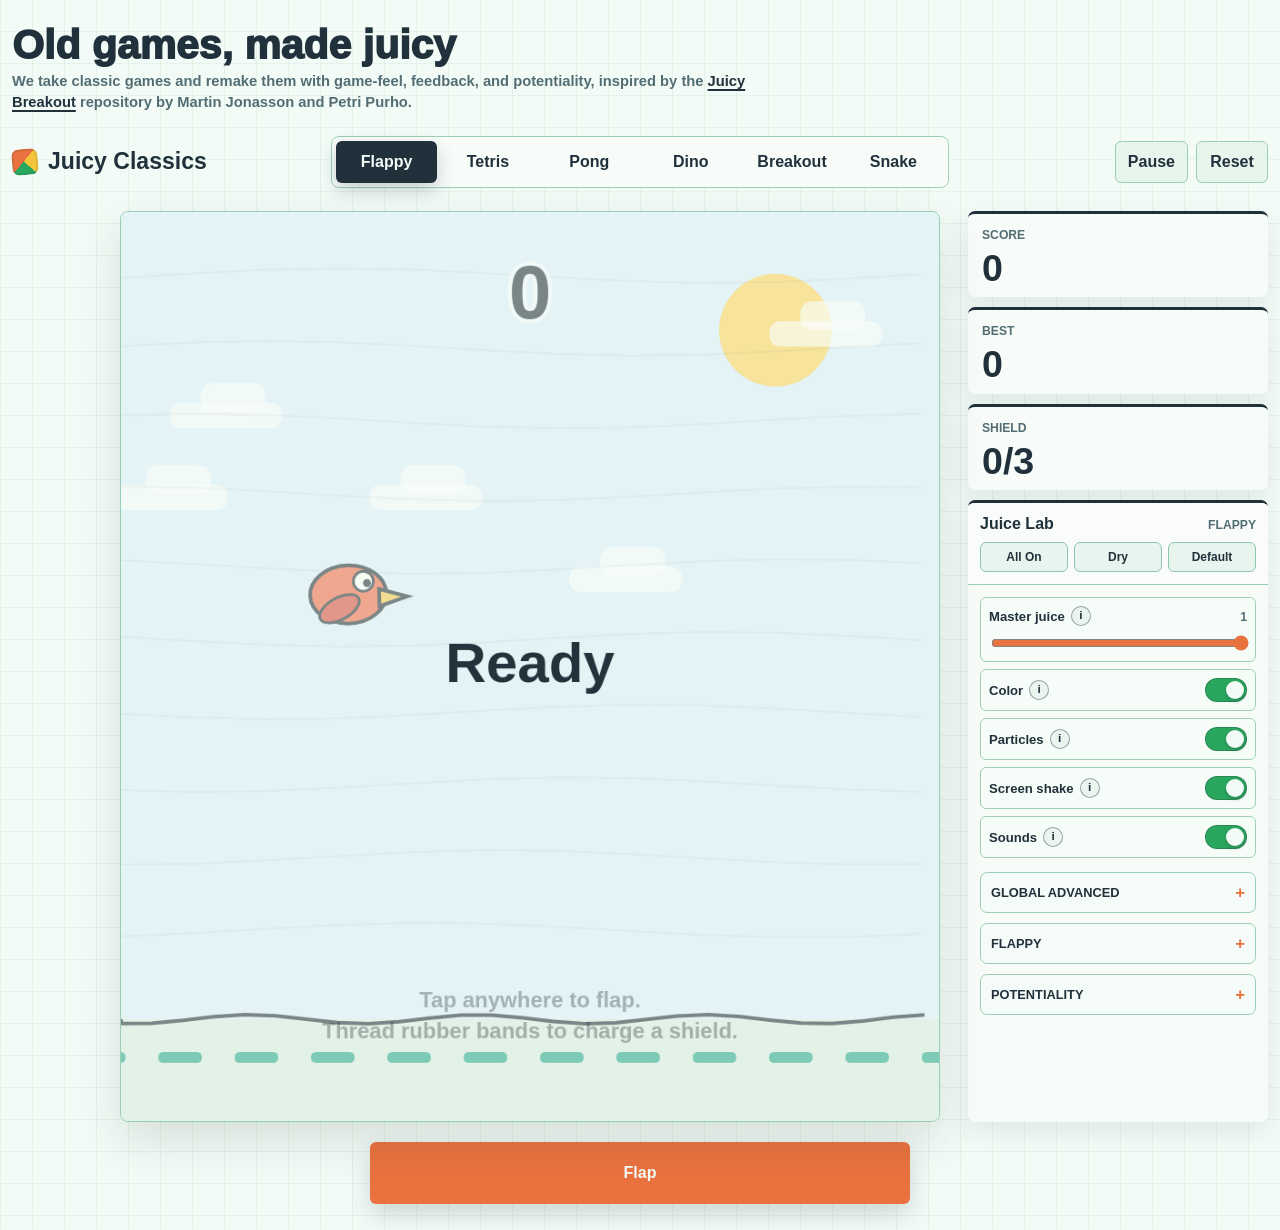
<file: classic-games/index.html>
<!doctype html>
<html lang="en">
  <head>
    <meta charset="utf-8">
    <meta name="viewport" content="width=device-width, initial-scale=1">
    <title>Juicy Classics</title>
    <link rel="stylesheet" href="./styles.css">
  </head>
  <body data-active-game="flappy">
    <main class="game-shell">
      <section class="intro" aria-labelledby="pageTitle">
        <h1 id="pageTitle">Old games, made juicy</h1>
        <p>
          We take classic games and remake them with game-feel, feedback, and potentiality, inspired by the
          <a href="https://github.com/grapefrukt/juicy-breakout">Juicy Breakout</a> repository by Martin Jonasson and Petri Purho.
        </p>
      </section>

      <header class="topbar">
        <div class="brand" aria-label="Juicy Classics">
          <span class="brand-mark" aria-hidden="true"></span>
          <span class="brand-name">Juicy Classics</span>
        </div>

        <nav class="tabs" aria-label="Game selection">
          <button class="tab is-active" type="button" data-game="flappy">Flappy</button>
          <button class="tab" type="button" data-game="tetris">Tetris</button>
          <button class="tab" type="button" data-game="pong">Pong</button>
          <button class="tab" type="button" data-game="dino">Dino</button>
          <button class="tab" type="button" data-game="breakout">Breakout</button>
          <button class="tab" type="button" data-game="snake">Snake</button>
        </nav>

        <div class="top-actions">
          <button class="quiet-button" id="pauseButton" type="button">Pause</button>
          <button class="quiet-button" id="resetButton" type="button">Reset</button>
        </div>
      </header>

      <section class="play-area" aria-label="Game">
        <div class="stage-wrap">
          <canvas id="gameCanvas" width="900" height="1000" aria-label="Juicy game canvas"></canvas>
        </div>

        <aside class="score-rail" aria-label="Game stats">
          <div class="metric">
            <span class="metric-label">Score</span>
            <strong class="metric-value" id="scoreMetric">0</strong>
          </div>
          <div class="metric">
            <span class="metric-label" id="middleMetricLabel">Lines</span>
            <strong class="metric-value" id="middleMetric">0</strong>
          </div>
          <div class="metric">
            <span class="metric-label" id="lowerMetricLabel">Level</span>
            <strong class="metric-value" id="lowerMetric">1</strong>
          </div>

          <section class="juice-lab" id="juiceLab" aria-label="Juice Lab"></section>
        </aside>
      </section>

      <section class="controls" aria-label="Controls">
        <div class="control-grid is-hidden" id="tetrisControls">
          <button type="button" data-input="left" aria-label="Left">&lt;</button>
          <button type="button" data-input="rotate" aria-label="Rotate">R</button>
          <button type="button" data-input="right" aria-label="Right">&gt;</button>
          <button type="button" data-input="down" aria-label="Down">v</button>
          <button type="button" data-input="drop" aria-label="Drop">Drop</button>
        </div>

        <div class="control-grid" id="flappyControls">
          <button class="flap-button" type="button" data-input="flap" aria-label="Flap">Flap</button>
        </div>

        <div class="control-grid is-hidden is-pong" id="pongControls">
          <button type="button" data-input="up" aria-label="Up">Up</button>
          <button type="button" data-input="charge" aria-label="Serve or load">Serve / Load</button>
          <button type="button" data-input="down" aria-label="Down">Down</button>
        </div>

        <div class="control-grid is-hidden is-dino" id="dinoControls">
          <button type="button" data-input="dino-jump" aria-label="Jump or load">Jump / Load</button>
          <button type="button" data-input="dino-duck" aria-label="Duck or stomp">Duck / Stomp</button>
        </div>

        <div class="control-grid is-hidden is-breakout" id="breakoutControls">
          <button type="button" data-input="breakout-left" aria-label="Left">&lt;</button>
          <button type="button" data-input="breakout-charge" aria-label="Launch or load">Launch / Load</button>
          <button type="button" data-input="breakout-right" aria-label="Right">&gt;</button>
        </div>

        <div class="control-grid is-hidden is-snake" id="snakeControls">
          <button type="button" data-input="snake-left" aria-label="Left">&lt;</button>
          <button type="button" data-input="snake-up" aria-label="Up">Up</button>
          <button type="button" data-input="snake-right" aria-label="Right">&gt;</button>
          <button type="button" data-input="snake-down" aria-label="Down">Down</button>
        </div>
      </section>
    </main>

    <script src="./js/game.js" defer></script>
  </body>
</html>
</file>
<file: classic-games/styles.css>
:root {
  color-scheme: light;
  --theme-h: 145;
  --accent-h: 18;
  --alt-h: 204;
}

body {
  --paper: hsl(var(--theme-h) 54% 97%);
  --paper-strong: hsl(var(--theme-h) 48% 92%);
  --ink: hsl(calc(var(--theme-h) + 58) 30% 18%);
  --muted: hsl(calc(var(--theme-h) + 48) 17% 39%);
  --line: hsl(var(--theme-h) 34% 76%);
  --teal: hsl(var(--theme-h) 60% 41%);
  --coral: hsl(var(--accent-h) 79% 58%);
  --sun: hsl(45 89% 59%);
  --blue: hsl(var(--alt-h) 70% 54%);
  --plum: hsl(calc(var(--theme-h) + 170) 46% 45%);
  --shadow: 0 18px 46px hsl(var(--theme-h) 28% 18% / 0.14);
}

body[data-active-game="flappy"] {
  --theme-h: 145;
  --accent-h: 18;
  --alt-h: 204;
}

body[data-active-game="tetris"] {
  --theme-h: 222;
  --accent-h: 286;
  --alt-h: 38;
}

body[data-active-game="pong"] {
  --theme-h: 14;
  --accent-h: 174;
  --alt-h: 334;
}

body[data-active-game="dino"] {
  --theme-h: 43;
  --accent-h: 204;
  --alt-h: 16;
}

body[data-active-game="breakout"] {
  --theme-h: 275;
  --accent-h: 24;
  --alt-h: 166;
}

body[data-active-game="snake"] {
  --theme-h: 102;
  --accent-h: 8;
  --alt-h: 208;
}

* {
  box-sizing: border-box;
}

html,
body {
  min-height: 100%;
  margin: 0;
}

body {
  background:
    linear-gradient(90deg, color-mix(in hsl, var(--line), transparent 76%) 1px, transparent 1px),
    linear-gradient(0deg, color-mix(in hsl, var(--line), transparent 78%) 1px, transparent 1px),
    var(--paper);
  background-size: 32px 32px;
  color: var(--ink);
  font-family: "Avenir Next", "Trebuchet MS", Verdana, sans-serif;
  letter-spacing: 0;
}

.game-shell,
.topbar,
.tabs,
.play-area,
.stage-wrap,
.score-rail,
.controls,
.floating-tooltip {
  -webkit-user-select: none;
  user-select: none;
}

.intro,
.juice-lab {
  -webkit-user-select: text;
  user-select: text;
}

button,
input {
  font: inherit;
}

button {
  -webkit-tap-highlight-color: transparent;
}

.game-shell {
  width: min(1360px, calc(100vw - 24px));
  min-height: 100svh;
  margin: 0 auto;
  padding: clamp(12px, 2.2vw, 26px) 0;
  display: grid;
  grid-template-rows: auto auto minmax(0, 1fr) auto;
  gap: clamp(12px, 2vw, 20px);
}

.intro {
  display: grid;
  gap: 6px;
  max-width: 880px;
}

.intro h1 {
  margin: 0;
  font-size: clamp(1.55rem, 3.2vw, 3rem);
  line-height: 0.95;
  font-weight: 920;
}

.intro p {
  max-width: 760px;
  margin: 0;
  color: var(--muted);
  font-size: clamp(0.92rem, 1.1vw, 1.04rem);
  line-height: 1.42;
  font-weight: 620;
}

.intro a {
  color: var(--ink);
  font-weight: 820;
  text-decoration-thickness: 2px;
  text-underline-offset: 3px;
}

.topbar {
  min-height: 58px;
  display: grid;
  grid-template-columns: minmax(150px, 1fr) auto minmax(150px, 1fr);
  align-items: center;
  gap: 14px;
}

.brand {
  display: inline-flex;
  align-items: center;
  gap: 10px;
  min-width: 0;
}

.brand-mark {
  width: 26px;
  height: 26px;
  border-radius: 7px;
  background:
    linear-gradient(135deg, var(--coral) 0 46%, transparent 47%),
    linear-gradient(45deg, var(--teal) 0 48%, var(--sun) 49%);
  box-shadow: inset 0 0 0 2px color-mix(in hsl, var(--ink), transparent 88%);
  transform: rotate(-5deg);
  flex: 0 0 auto;
}

.brand-name {
  font-size: clamp(1.05rem, 1.8vw, 1.55rem);
  font-weight: 820;
  line-height: 1;
  white-space: nowrap;
}

.tabs {
  display: inline-grid;
  grid-template-columns: repeat(6, minmax(68px, 1fr));
  padding: 4px;
  border: 1px solid color-mix(in hsl, var(--line), var(--ink) 8%);
  border-radius: 8px;
  background: color-mix(in hsl, var(--paper), white 32%);
  box-shadow: inset 0 0 0 1px color-mix(in hsl, white, transparent 36%);
}

.tab,
.quiet-button,
.control-grid button {
  min-height: 42px;
  border: 0;
  border-radius: 6px;
  color: var(--ink);
  background: transparent;
  cursor: pointer;
  transition: transform 120ms ease, background 120ms ease, color 120ms ease;
}

.tab {
  padding: 0 16px;
  font-weight: 780;
}

.tab.is-active {
  background: var(--ink);
  color: var(--paper);
  box-shadow: 0 7px 18px color-mix(in hsl, var(--ink), transparent 78%);
}

.top-actions {
  justify-self: end;
  display: flex;
  gap: 8px;
}

.quiet-button {
  min-width: 72px;
  padding: 0 12px;
  background: color-mix(in hsl, var(--paper-strong), white 16%);
  border: 1px solid color-mix(in hsl, var(--line), var(--ink) 10%);
  font-weight: 750;
}

.tab:active,
.quiet-button:active,
.control-grid button:active {
  transform: translateY(1px) scale(0.98);
}

.play-area {
  min-height: 0;
  display: grid;
  grid-template-columns: minmax(280px, 1fr) 300px;
  align-items: center;
  gap: clamp(14px, 2.6vw, 28px);
}

.stage-wrap {
  position: relative;
  width: min(100%, 820px);
  aspect-ratio: 9 / 10;
  justify-self: end;
  border: 1px solid color-mix(in hsl, var(--line), var(--ink) 10%);
  border-radius: 8px;
  background: hsl(var(--theme-h) 42% 95%);
  box-shadow: var(--shadow);
  overflow: hidden;
}

#gameCanvas {
  width: 100%;
  height: 100%;
  display: block;
  touch-action: none;
  -webkit-user-select: none;
  user-select: none;
}

.score-rail {
  align-self: stretch;
  display: grid;
  grid-template-rows: repeat(3, minmax(82px, auto)) minmax(260px, 1fr);
  gap: 10px;
  min-height: 0;
}

.metric,
.juice-lab {
  border-top: 3px solid var(--ink);
  background: color-mix(in hsl, var(--paper), white 28%);
  border-radius: 7px;
  padding: 14px 14px 12px;
  box-shadow: 0 10px 26px color-mix(in hsl, var(--ink), transparent 91%);
}

.metric-label,
.lab-kicker,
.control-name,
.range-value {
  display: block;
  color: var(--muted);
  font-size: 0.76rem;
  font-weight: 780;
  letter-spacing: 0;
  text-transform: uppercase;
}

.metric-value {
  display: block;
  margin-top: 9px;
  font-size: clamp(1.55rem, 3vw, 2.35rem);
  line-height: 0.92;
  font-weight: 870;
  font-variant-numeric: tabular-nums;
}

.metric.is-pulsing .metric-value {
  animation: metric-pop 260ms cubic-bezier(0.18, 0.89, 0.28, 1.25);
}

.juice-lab {
  min-height: 0;
  overflow: auto;
  overscroll-behavior: contain;
  padding: 0;
}

.lab-head {
  position: sticky;
  top: 0;
  z-index: 2;
  display: grid;
  gap: 10px;
  padding: 13px 12px 12px;
  background: color-mix(in hsl, var(--paper), white 38%);
  border-bottom: 1px solid color-mix(in hsl, var(--line), var(--ink) 10%);
}

.lab-title {
  display: flex;
  align-items: baseline;
  justify-content: space-between;
  gap: 10px;
}

.lab-title strong {
  font-size: 1rem;
  line-height: 1;
  font-weight: 900;
}

.lab-presets {
  display: grid;
  grid-template-columns: repeat(3, 1fr);
  gap: 6px;
}

.lab-presets button {
  min-height: 30px;
  border: 1px solid color-mix(in hsl, var(--line), var(--ink) 16%);
  border-radius: 6px;
  background: color-mix(in hsl, var(--paper-strong), white 20%);
  color: var(--ink);
  font-size: 0.75rem;
  font-weight: 840;
  cursor: pointer;
}

.lab-presets button:active {
  transform: translateY(1px);
}

.lab-body {
  display: grid;
  gap: 10px;
  padding: 12px;
}

.lab-main {
  display: grid;
  gap: 7px;
  padding-bottom: 4px;
}

.lab-group {
  display: grid;
  gap: 7px;
}

.lab-details {
  border: 1px solid color-mix(in hsl, var(--line), var(--ink) 8%);
  border-radius: 7px;
  background: color-mix(in hsl, var(--paper), white 12%);
  overflow: hidden;
}

.lab-details[open] {
  background: color-mix(in hsl, var(--paper), white 22%);
}

.lab-details summary {
  min-height: 39px;
  display: flex;
  align-items: center;
  justify-content: space-between;
  gap: 8px;
  padding: 0 10px;
  color: var(--ink);
  cursor: pointer;
  font-size: 0.8rem;
  font-weight: 900;
  list-style: none;
  text-transform: uppercase;
}

.lab-details summary::-webkit-details-marker {
  display: none;
}

.lab-details summary::after {
  content: "+";
  color: var(--coral);
  font-size: 1.05rem;
  line-height: 1;
}

.lab-details[open] summary::after {
  content: "-";
}

.lab-details .lab-group {
  padding: 0 8px 9px;
}

.lab-group-title {
  margin: 0;
  padding: 0 0 2px;
  color: var(--ink);
  font-size: 0.82rem;
  font-weight: 900;
  text-transform: uppercase;
}

.juice-row {
  display: grid;
  gap: 7px;
  min-height: 38px;
  padding: 8px;
  border: 1px solid color-mix(in hsl, var(--line), var(--ink) 7%);
  border-radius: 6px;
  background: color-mix(in hsl, var(--paper), white 18%);
}

.toggle-row {
  grid-template-columns: 1fr auto;
  align-items: center;
}

.control-name {
  color: var(--ink);
  text-transform: none;
  font-size: 0.82rem;
}

.control-name-wrap {
  display: inline-flex;
  align-items: center;
  gap: 6px;
  min-width: 0;
}

.control-info {
  position: relative;
  z-index: 4;
  width: 20px;
  height: 20px;
  flex: 0 0 auto;
  display: inline-grid;
  place-items: center;
  border: 1px solid color-mix(in hsl, var(--ink), transparent 58%);
  border-radius: 50%;
  background: color-mix(in hsl, var(--paper-strong), white 28%);
  color: var(--ink);
  cursor: help;
  font-size: 0.74rem;
  font-weight: 900;
  line-height: 1;
}

.control-info:focus-visible {
  outline: 2px solid var(--coral);
  outline-offset: 2px;
}

.floating-tooltip {
  position: fixed;
  z-index: 100;
  left: 0;
  top: 0;
  width: min(260px, calc(100vw - 24px));
  padding: 8px 9px;
  border: 1px solid color-mix(in hsl, var(--ink), transparent 70%);
  border-radius: 6px;
  background: var(--ink);
  color: var(--paper);
  box-shadow: 0 12px 28px color-mix(in hsl, var(--ink), transparent 76%);
  font-size: 0.76rem;
  font-weight: 680;
  line-height: 1.28;
  text-transform: none;
  text-align: left;
  pointer-events: none;
  opacity: 0;
  visibility: hidden;
  transform: translateY(4px);
  transition: opacity 120ms ease, transform 120ms ease, visibility 120ms ease;
}

.floating-tooltip.is-visible {
  opacity: 1;
  visibility: visible;
  transform: translateY(0);
}

.switch {
  position: relative;
  width: 42px;
  height: 24px;
}

.switch input {
  position: absolute;
  inset: 0;
  opacity: 0;
}

.switch-track {
  position: absolute;
  inset: 0;
  border-radius: 999px;
  background: color-mix(in hsl, var(--line), var(--ink) 8%);
  border: 1px solid color-mix(in hsl, var(--ink), transparent 72%);
  transition: background 120ms ease;
}

.switch-track::after {
  content: "";
  position: absolute;
  width: 18px;
  height: 18px;
  left: 2px;
  top: 2px;
  border-radius: 50%;
  background: var(--paper);
  box-shadow: 0 2px 4px color-mix(in hsl, var(--ink), transparent 72%);
  transition: transform 140ms ease;
}

.switch input:checked + .switch-track {
  background: var(--teal);
}

.switch input:checked + .switch-track::after {
  transform: translateX(18px);
}

.range-head {
  display: flex;
  align-items: baseline;
  justify-content: space-between;
  gap: 8px;
}

.range-value {
  color: var(--muted);
  font-variant-numeric: tabular-nums;
  text-align: right;
}

.juice-row input[type="range"] {
  width: 100%;
  accent-color: var(--coral);
}

.controls {
  display: flex;
  justify-content: center;
}

.control-grid {
  width: min(100%, 540px);
  display: grid;
  grid-template-columns: repeat(5, minmax(48px, 1fr));
  gap: 8px;
}

.control-grid.is-pong {
  width: min(100%, 380px);
  grid-template-columns: repeat(3, minmax(72px, 1fr));
}

.control-grid.is-dino {
  width: min(100%, 420px);
  grid-template-columns: repeat(2, minmax(120px, 1fr));
}

.control-grid.is-breakout {
  width: min(100%, 400px);
  grid-template-columns: repeat(3, minmax(72px, 1fr));
}

.control-grid.is-snake {
  width: min(100%, 330px);
  grid-template-columns: repeat(3, minmax(72px, 1fr));
}

.control-grid.is-snake button:nth-child(4) {
  grid-column: 2;
  background: var(--teal);
}

.control-grid button {
  background: var(--ink);
  color: var(--paper);
  min-height: 54px;
  font-weight: 830;
  box-shadow: 0 10px 24px color-mix(in hsl, var(--ink), transparent 82%);
}

.control-grid button:nth-child(2) {
  background: var(--teal);
}

.control-grid button:nth-child(5) {
  background: var(--coral);
}

.control-grid .flap-button {
  grid-column: 1 / -1;
  background: var(--coral);
  min-height: 62px;
}

.is-hidden {
  display: none;
}

@keyframes metric-pop {
  0% { transform: translateY(0) scale(1); }
  45% { transform: translateY(-3px) scale(1.09); }
  100% { transform: translateY(0) scale(1); }
}

@media (max-width: 860px) {
  .game-shell {
    width: min(100vw - 18px, 620px);
  }

  .intro {
    justify-items: center;
    text-align: center;
  }

  .topbar {
    grid-template-columns: 1fr;
    justify-items: stretch;
  }

  .brand,
  .top-actions {
    justify-self: center;
  }

  .tabs {
    width: 100%;
    display: flex;
    gap: 4px;
    overflow-x: auto;
    overscroll-behavior-x: contain;
    scroll-snap-type: x mandatory;
    -webkit-overflow-scrolling: touch;
    scrollbar-width: none;
  }

  .tabs::-webkit-scrollbar {
    display: none;
  }

  .tab {
    min-width: 98px;
    flex: 0 0 auto;
    scroll-snap-align: start;
  }

  .play-area {
    grid-template-columns: 1fr;
  }

  .stage-wrap {
    justify-self: center;
    width: 100%;
  }

  .score-rail {
    grid-template-columns: repeat(3, 1fr);
    grid-template-rows: auto auto;
  }

  .metric,
  .juice-lab {
    min-width: 0;
    padding: 10px 11px;
  }

  .juice-lab {
    grid-column: 1 / -1;
    max-height: 420px;
    padding: 0;
  }

  .juice-row {
    min-height: 44px;
  }

  .lab-presets button,
  .quiet-button {
    min-height: 40px;
  }
}

@media (max-width: 460px) {
  .game-shell {
    width: 100%;
    padding: 10px 8px 12px;
  }

  .intro {
    padding: 0 4px;
    text-align: left;
    justify-items: start;
  }

  .intro h1 {
    font-size: clamp(1.42rem, 9vw, 2rem);
  }

  .top-actions {
    width: 100%;
    display: grid;
    grid-template-columns: repeat(2, minmax(0, 1fr));
  }

  .quiet-button {
    min-width: 0;
  }

  .tabs {
    width: calc(100% + 16px);
    margin-inline: -8px;
    padding-inline: 8px;
    border-left: 0;
    border-right: 0;
    border-radius: 0;
  }

  .tab {
    min-width: 92px;
  }

  .score-rail {
    gap: 7px;
  }

  .play-area {
    align-items: start;
    gap: 8px;
  }

  .stage-wrap {
    width: min(100%, 48svh);
    aspect-ratio: 3 / 4;
  }

  .metric,
  .juice-lab {
    border-radius: 6px;
  }

  .metric {
    padding: 8px;
  }

  .metric-label {
    font-size: 0.66rem;
  }

  .metric-value {
    font-size: 1.35rem;
  }

  .lab-body {
    padding: 9px;
  }

  .juice-lab {
    max-height: 340px;
  }

  .range-head {
    align-items: flex-start;
  }

  .control-info {
    width: 24px;
    height: 24px;
  }

  .controls {
    display: none;
  }

  .control-grid {
    gap: 6px;
  }

  .control-grid button {
    min-height: 50px;
    padding: 0 6px;
  }
}

@media (prefers-reduced-motion: reduce) {
  *,
  *::before,
  *::after {
    animation-duration: 1ms !important;
    transition-duration: 1ms !important;
  }
}
</file>
